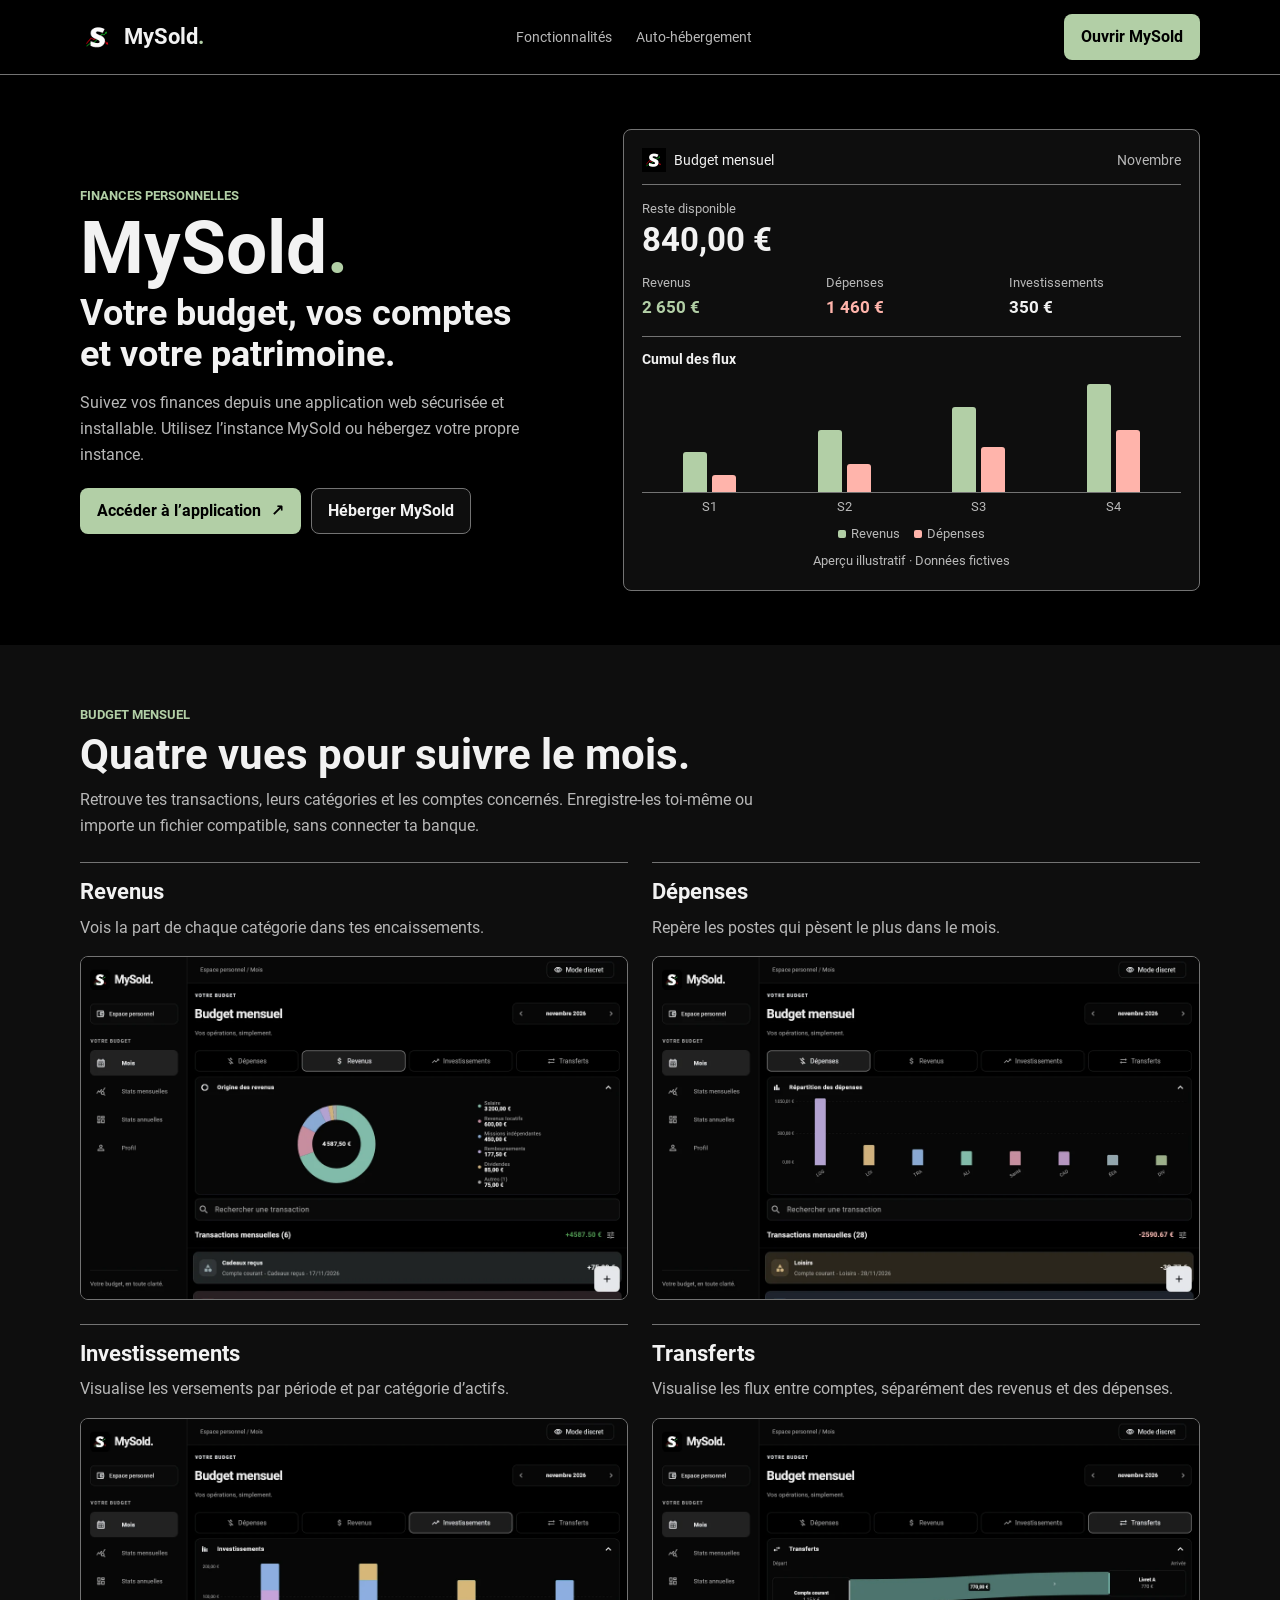
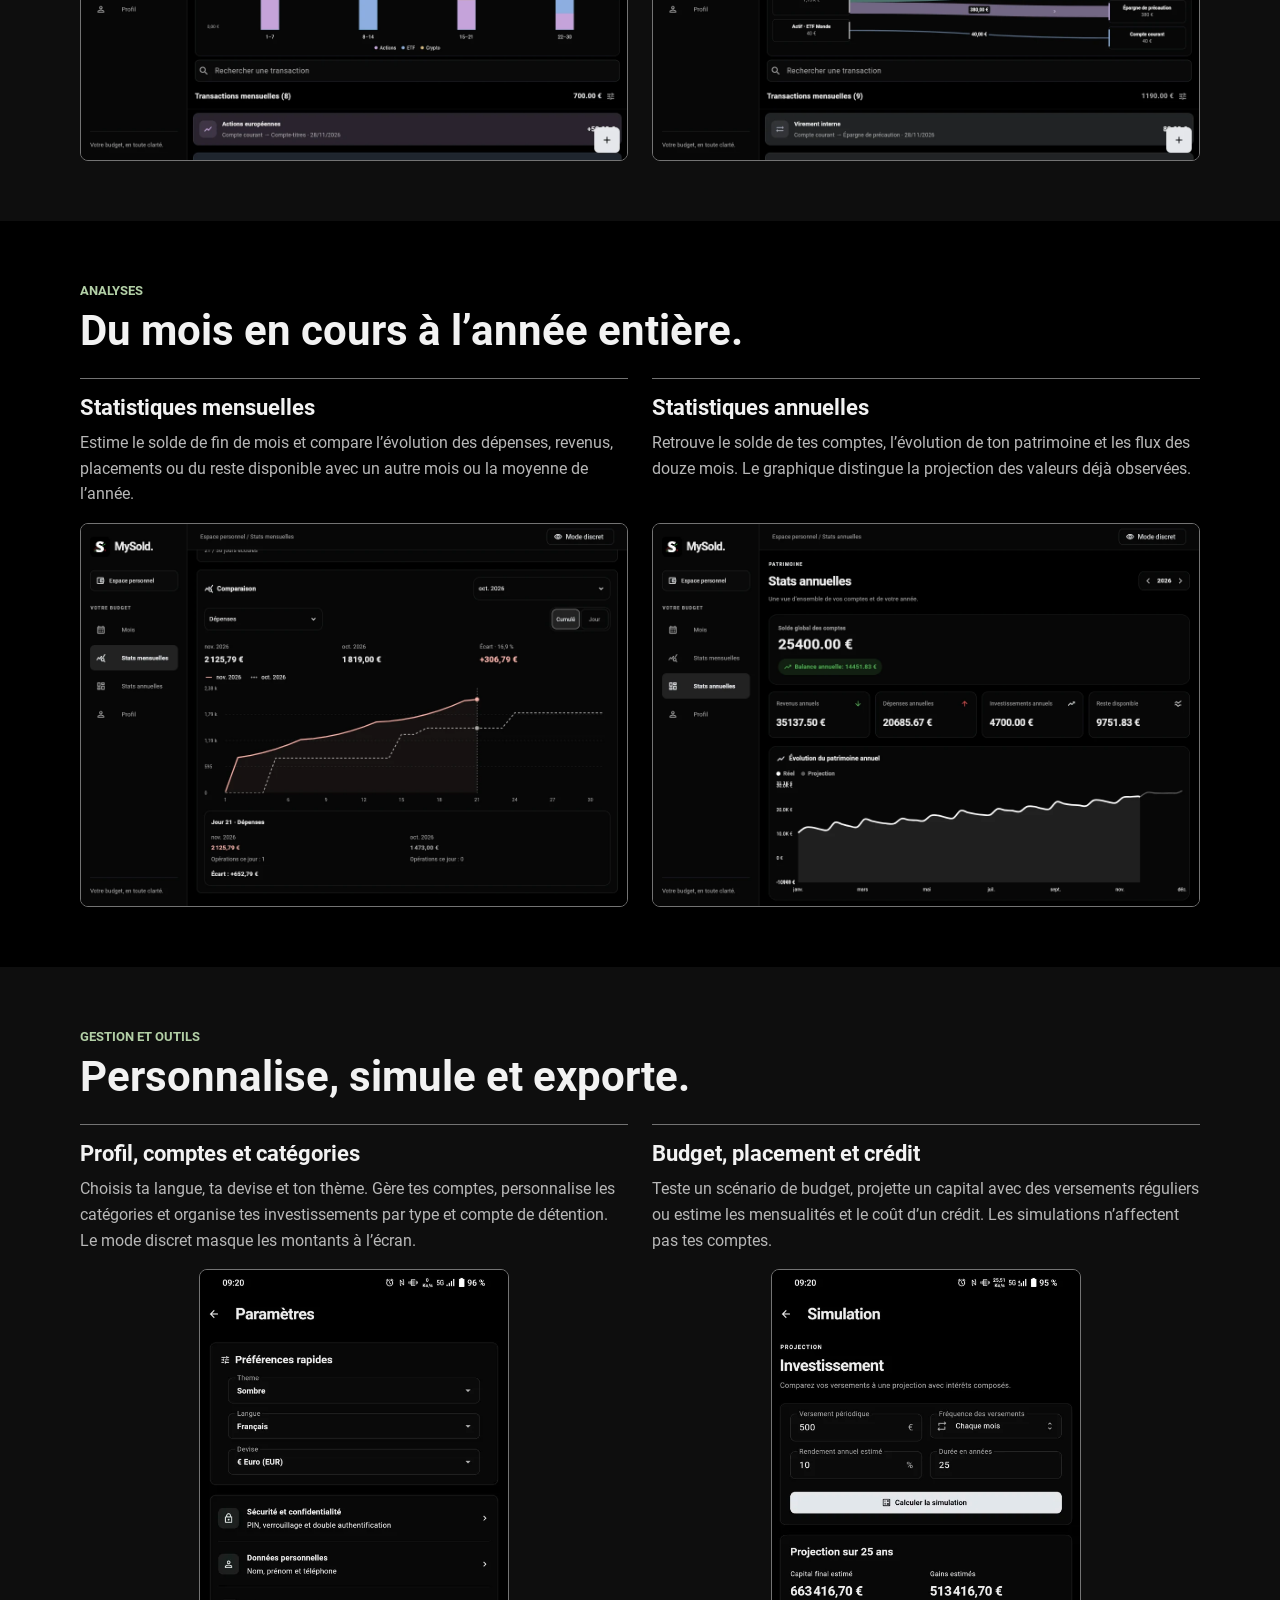
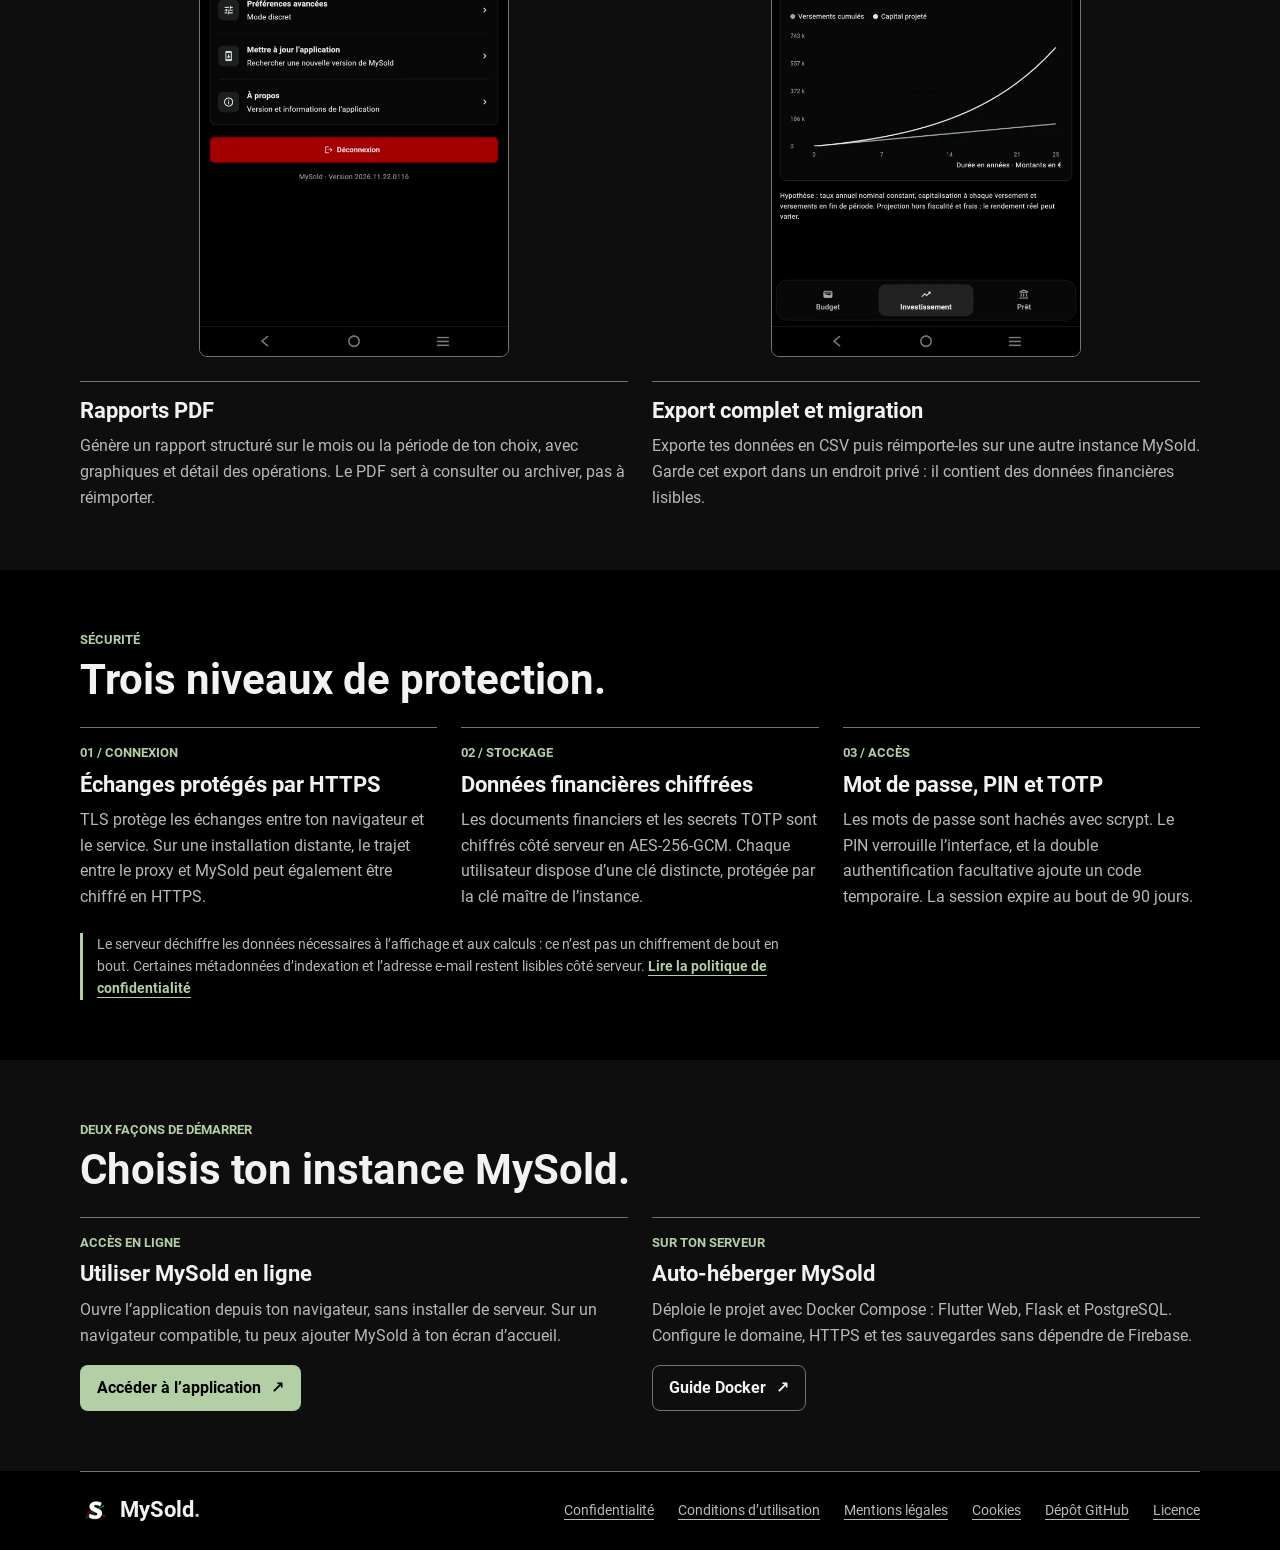
<file: docs/index.html>
<!doctype html>
<html lang="fr">
<head>
  <meta charset="utf-8">
  <meta name="viewport" content="width=device-width, initial-scale=1, viewport-fit=cover">
  <meta name="theme-color" content="#000000">
  <title>MySold : budget et patrimoine auto-hébergés</title>
  <meta name="description" content="Gérez vos comptes, dépenses, revenus et investissements avec MySold. Une application web installable, auto-hébergée, sans connexion bancaire obligatoire.">
  <meta name="robots" content="noindex, follow">
  <link rel="canonical" href="https://mysold.ydoxide.fr/presentation">
  <meta property="og:url" content="https://mysold.ydoxide.fr/presentation">
  <meta property="og:type" content="website">
  <meta property="og:site_name" content="MySold">
  <meta property="og:locale" content="fr_FR">
  <meta property="og:title" content="MySold : budget et patrimoine auto-hébergés">
  <meta property="og:description" content="Gérez vos comptes, dépenses, revenus et investissements avec MySold. Une application web installable, auto-hébergée, sans connexion bancaire obligatoire.">
  <meta property="og:image" content="https://abp-display.github.io/MySold/assets/showcase-share.jpg">
  <meta property="og:image:width" content="1200">
  <meta property="og:image:height" content="630">
  <meta property="og:image:alt" content="Budget mensuel MySold avec des opérations fictives">
  <meta name="twitter:card" content="summary_large_image">
  <meta name="twitter:title" content="MySold : budget et patrimoine auto-hébergés">
  <meta name="twitter:description" content="Gérez vos comptes, dépenses, revenus et investissements avec MySold. Une application web installable, auto-hébergée, sans connexion bancaire obligatoire.">
  <meta name="twitter:image" content="https://abp-display.github.io/MySold/assets/showcase-share.jpg">
  <link rel="icon" type="image/png" href="./assets/icon.png">
  <link rel="stylesheet" href="./assets/showcase.css?v=dcc748758296">
</head>
<body>
  <a class="skip-link" href="#contenu">Aller au contenu</a>
  <header class="masthead"><div class="wrap header-inner">
    <a class="brand" href="./index.html" aria-label="MySold, présentation"><img src="./assets/icon.png" width="36" height="36" alt="">MySold<span aria-hidden="true">.</span></a>
    <nav class="desktop-nav" aria-label="Navigation principale"><a href="#fonctionnalites">Fonctionnalités</a><a href="#auto-hebergement">Auto-hébergement</a></nav>
    <a class="button solid header-access" href="https://mysold.ydoxide.fr/">Ouvrir MySold</a>
    <details class="mobile-nav"><summary aria-label="Navigation"><svg viewBox="0 0 24 24" width="22" height="22" fill="none" stroke="currentColor" stroke-width="1.7" aria-hidden="true"><path d="M4 6h16M4 12h16M4 18h16"/></svg></summary><nav aria-label="Navigation mobile"><a href="#fonctionnalites">Fonctionnalités</a><a href="#auto-hebergement">Auto-hébergement</a></nav></details>
  </div></header>
  <main id="contenu" tabindex="-1">
    <section class="hero wrap" aria-labelledby="titre">
      <div class="hero-copy">
        <p class="eyebrow">Finances personnelles</p>
        <h1 id="titre">MySold<span>.</span></h1>
        <p class="tagline">Votre budget, vos comptes<br>et votre patrimoine.</p>
        <p class="intro-text">Suivez vos finances depuis une application web sécurisée et installable. Utilisez l’instance MySold ou hébergez votre propre instance.</p>
        <div class="actions"><a class="button light" href="https://mysold.ydoxide.fr/">Accéder à l’application <span aria-hidden="true">↗</span></a><a class="button inverted" href="#auto-hebergement">Héberger MySold</a></div>
      </div>
      <figure class="budget-preview">
        <div class="preview-head"><img src="./assets/icon.png" width="24" height="24" alt=""><span>Budget mensuel</span><span>Novembre</span></div>
        <div class="preview-balance"><span>Reste disponible</span><strong>840,00 €</strong></div>
        <dl class="preview-flows">
          <div><dt>Revenus</dt><dd>2 650 €</dd></div>
          <div><dt>Dépenses</dt><dd>1 460 €</dd></div>
          <div><dt>Investissements</dt><dd>350 €</dd></div>
        </dl>
        <div class="preview-chart">
          <p>Cumul des flux</p>
          <div class="preview-plot" role="img" aria-label="Exemple : revenus cumulés et dépenses cumulées progressent au fil des quatre semaines">
            <span class="preview-pair"><i class="h-35"></i><i class="h-15"></i></span>
            <span class="preview-pair"><i class="h-55"></i><i class="h-25"></i></span>
            <span class="preview-pair"><i class="h-75"></i><i class="h-40"></i></span>
            <span class="preview-pair"><i class="h-95"></i><i class="h-55"></i></span>
          </div>
          <div class="preview-weeks" aria-hidden="true"><span>S1</span><span>S2</span><span>S3</span><span>S4</span></div>
          <div class="preview-legend"><span>Revenus</span><span>Dépenses</span></div>
        </div>
        <figcaption>Aperçu illustratif · Données fictives</figcaption>
      </figure>
    </section>

    <section id="fonctionnalites" class="band" aria-labelledby="month-title"><div class="section wrap">
      <header class="section-head"><p class="eyebrow">Budget mensuel</p><h2 id="month-title">Quatre vues pour suivre le mois.</h2><p>Retrouve tes transactions, leurs catégories et les comptes concernés. Enregistre-les toi-même ou importe un fichier compatible, sans connecter ta banque.</p></header>
      <div class="columns gallery">

        <article><h3>Revenus</h3><p>Vois la part de chaque catégorie dans tes encaissements.</p><figure class="screen"><picture>
  <source media="(max-width: 620px)" srcset="./assets/showcase-income-mobile.webp" width="390" height="740">
  <img src="./assets/showcase-income.webp" width="1200" height="750" alt="Diagramme en anneau de l’origine des revenus" loading="lazy">
</picture>
</figure></article>

        <article><h3>Dépenses</h3><p>Repère les postes qui pèsent le plus dans le mois.</p><figure class="screen"><picture>
  <source media="(max-width: 620px)" srcset="./assets/showcase-expenses-mobile.webp" width="390" height="740">
  <img src="./assets/showcase-expenses.webp" width="1200" height="750" alt="Barres verticales des dépenses par catégorie" loading="lazy">
</picture>
</figure></article>

        <article><h3>Investissements</h3><p>Visualise les versements par période et par catégorie d’actifs.</p><figure class="screen"><picture>
  <source media="(max-width: 620px)" srcset="./assets/showcase-investments-mobile.webp" width="390" height="740">
  <img src="./assets/showcase-investments.webp" width="1200" height="750" alt="Barres empilées des placements par période et type d’actif" loading="lazy">
</picture>
</figure></article>

        <article><h3>Transferts</h3><p>Visualise les flux entre comptes, séparément des revenus et des dépenses.</p><figure class="screen"><picture>
  <source media="(max-width: 620px)" srcset="./assets/showcase-transfers-mobile.webp" width="390" height="740">
  <img src="./assets/showcase-transfers.webp" width="1200" height="750" alt="Diagramme de Sankey des transferts entre comptes" loading="lazy">
</picture>
</figure></article>

      </div>
    </div></section>

    <section class="section wrap" aria-labelledby="stats-title">
      <header class="section-head"><p class="eyebrow">Analyses</p><h2 id="stats-title">Du mois en cours à l’année entière.</h2></header>
      <div class="columns gallery">
        <article><h3>Statistiques mensuelles</h3><p>Estime le solde de fin de mois et compare l’évolution des dépenses, revenus, placements ou du reste disponible avec un autre mois ou la moyenne de l’année.</p><figure class="screen"><picture>
  <source media="(max-width: 620px)" srcset="./assets/showcase-monthly-mobile.webp" width="390" height="740">
  <img src="./assets/showcase-monthly.webp" width="1200" height="840" alt="Courbes de comparaison des dépenses de deux mois" loading="lazy">
</picture>
</figure></article>
        <article><h3>Statistiques annuelles</h3><p>Retrouve le solde de tes comptes, l’évolution de ton patrimoine et les flux des douze mois. Le graphique distingue la projection des valeurs déjà observées.</p><figure class="screen"><picture>
  <source media="(max-width: 620px)" srcset="./assets/showcase-year-mobile.webp" width="390" height="740">
  <img src="./assets/showcase-year.webp" width="1200" height="840" alt="Évolution annuelle du patrimoine avec courbe observée et projection" loading="lazy">
</picture>
</figure></article>
      </div>
    </section>

    <section class="band" aria-labelledby="tools-title"><div class="section wrap">
      <header class="section-head"><p class="eyebrow">Gestion et outils</p><h2 id="tools-title">Personnalise, simule et exporte.</h2></header>
      <div class="columns gallery portraits">
        <article><h3>Profil, comptes et catégories</h3><p>Choisis ta langue, ta devise et ton thème. Gère tes comptes, personnalise les catégories et organise tes investissements par type et compte de détention. Le mode discret masque les montants à l’écran.</p><figure class="screen"><img src="./assets/settings_profils.webp" width="575" height="1280" loading="lazy" alt="Paramètres MySold : thème, langue, devise et sécurité"></figure></article>
        <article><h3>Budget, placement et crédit</h3><p>Teste un scénario de budget, projette un capital avec des versements réguliers ou estime les mensualités et le coût d’un crédit. Les simulations n’affectent pas tes comptes.</p><figure class="screen"><img src="./assets/simulation_investissement.webp" width="575" height="1280" loading="lazy" alt="Simulateur de placement MySold avec courbe du capital projeté"></figure></article>
      </div>
      <div class="columns export">
        <article><h3>Rapports PDF</h3><p>Génère un rapport structuré sur le mois ou la période de ton choix, avec graphiques et détail des opérations. Le PDF sert à consulter ou archiver, pas à réimporter.</p></article>
        <article><h3>Export complet et migration</h3><p>Exporte tes données en CSV puis réimporte-les sur une autre instance MySold. Garde cet export dans un endroit privé : il contient des données financières lisibles.</p></article>
      </div>
    </div></section>

    <section id="securite" class="section wrap" aria-labelledby="security-title">
      <header class="section-head"><p class="eyebrow">Sécurité</p><h2 id="security-title">Trois niveaux de protection.</h2></header>
      <div class="columns three">
        <article><p class="label">01 / Connexion</p><h3>Échanges protégés par HTTPS</h3><p>TLS protège les échanges entre ton navigateur et le service. Sur une installation distante, le trajet entre le proxy et MySold peut également être chiffré en HTTPS.</p></article>
        <article><p class="label">02 / Stockage</p><h3>Données financières chiffrées</h3><p>Les documents financiers et les secrets TOTP sont chiffrés côté serveur en AES-256-GCM. Chaque utilisateur dispose d’une clé distincte, protégée par la clé maître de l’instance.</p></article>
        <article><p class="label">03 / Accès</p><h3>Mot de passe, PIN et TOTP</h3><p>Les mots de passe sont hachés avec scrypt. Le PIN verrouille l’interface, et la double authentification facultative ajoute un code temporaire. La session expire au bout de 90 jours.</p></article>
      </div>
      <p class="security-note">Le serveur déchiffre les données nécessaires à l’affichage et aux calculs : ce n’est pas un chiffrement de bout en bout. Certaines métadonnées d’indexation et l’adresse e-mail restent lisibles côté serveur. <a href="https://mysold.ydoxide.fr/confidentialite/">Lire la politique de confidentialité</a></p>
    </section>

    <section id="auto-hebergement" class="band" aria-labelledby="hosting-title"><div class="section wrap">
      <header class="section-head"><p class="eyebrow">Deux façons de démarrer</p><h2 id="hosting-title">Choisis ton instance MySold.</h2></header>
      <div class="columns choices">
        <article><p class="label">Accès en ligne</p><h3>Utiliser MySold en ligne</h3><p>Ouvre l’application depuis ton navigateur, sans installer de serveur. Sur un navigateur compatible, tu peux ajouter MySold à ton écran d’accueil.</p><a class="button solid" href="https://mysold.ydoxide.fr/">Accéder à l’application <span aria-hidden="true">↗</span></a></article>
        <article><p class="label">Sur ton serveur</p><h3>Auto-héberger MySold</h3><p>Déploie le projet avec Docker Compose : Flutter Web, Flask et PostgreSQL. Configure le domaine, HTTPS et tes sauvegardes sans dépendre de Firebase.</p><a class="button outline" href="https://github.com/ABP-Display/MySold/blob/main/docs/INSTALLATION.md">Guide Docker <span aria-hidden="true">↗</span></a></article>
      </div>
    </div></section>
  </main>
  <footer class="wrap footer">
    <a class="brand" href="./index.html"><img src="./assets/icon.png" width="32" height="32" alt="">MySold<span aria-hidden="true">.</span></a>
    <nav aria-label="Informations légales"><a href="https://mysold.ydoxide.fr/confidentialite/">Confidentialité</a><a href="https://mysold.ydoxide.fr/conditions/">Conditions d’utilisation</a><a href="https://mysold.ydoxide.fr/mentions-legales/">Mentions légales</a><a href="https://mysold.ydoxide.fr/cookies/">Cookies</a><a href="https://github.com/ABP-Display/MySold">Dépôt GitHub</a><a href="https://github.com/ABP-Display/MySold/blob/main/LICENSE">Licence</a></nav>
  </footer>
</body>
</html>
</file>
<file: docs/assets/showcase.css>
@font-face {
  font-family: Roboto;
  src: url("./Roboto-Regular.ttf") format("truetype");
  font-weight: 400;
  font-display: swap;
}
@font-face {
  font-family: Roboto;
  src: url("./Roboto-Bold.ttf") format("truetype");
  font-weight: 700;
  font-display: swap;
}
:root {
  color-scheme: dark;
  --paper: #000;
  --band: #0e0e0e;
  --ink: #f2f2f2;
  --muted: #b8b8b8;
  --line: #737373;
  --accent: #b2cfa6;
  --positive: #b2cfa6;
  --expense: #ffb4ab;
  font: 100%/1.6 Roboto, system-ui, -apple-system, BlinkMacSystemFont, "Segoe UI", sans-serif;
  font-variant-numeric: tabular-nums;
}
*, *::before, *::after { box-sizing: border-box; }
body { margin: 0; background: var(--paper); color: var(--ink); }
body { padding-inline: env(safe-area-inset-left, 0px) env(safe-area-inset-right, 0px); }
figure, p, h1, h2, h3 { margin: 0; }
img { display: block; max-width: 100%; height: auto; }
a { color: inherit; text-underline-offset: 4px; }
a:focus-visible, summary:focus-visible, main:focus-visible { outline: 2px solid var(--accent); outline-offset: 4px; }
.wrap { width: min(1120px, calc(100% - 56px)); margin-inline: auto; }
.skip-link { position:absolute; top:8px; left:12px; z-index:3; transform:translateY(-200%); color:var(--paper); background:var(--ink); padding:10px 14px; }
.skip-link:focus { transform:none; }
.masthead { background: var(--paper); border-bottom: 1px solid var(--line); padding-top: env(safe-area-inset-top, 0px); }
.header-inner, .footer { display:flex; align-items:center; justify-content:space-between; gap:16px; }
.header-inner { min-height: 74px; }
.brand { display:inline-flex; flex:none; align-items:center; gap:8px; font-size:22px; font-weight:800; line-height:1.2; text-decoration:none; }
.brand img { border-radius:8px; }
.brand span { margin-left:-8px; color:var(--accent); }
.desktop-nav, .footer nav, .actions { display:flex; flex-wrap:wrap; align-items:center; gap:12px 24px; }
.desktop-nav, .footer nav { font-size:14px; color:var(--muted); }
.desktop-nav a { text-decoration:none; }
.mobile-nav { display:none; position:relative; }
.mobile-nav summary { display:grid; place-items:center; width:44px; height:44px; border:1px solid var(--line); border-radius:8px; list-style:none; cursor:pointer; }
.mobile-nav summary::-webkit-details-marker { display:none; }
.mobile-nav nav { position:absolute; z-index:2; right:0; top:calc(100% + 8px); min-width:205px; background:var(--band); border:1px solid var(--line); border-radius:8px; padding:6px; }
.mobile-nav a { display:block; padding:9px 12px; }
.button { display:inline-flex; text-align:center; justify-content:center; align-items:center; gap:10px; min-height:46px; padding:9px 16px; border:1px solid transparent; border-radius:8px; font-weight:700; line-height:1.35; text-decoration:none; touch-action:manipulation; }
.solid { background:var(--accent); color:var(--paper); }
.outline, .inverted { border-color:var(--line); background:var(--band); color:var(--ink); }
.light { background:var(--accent); color:var(--paper); }
.button:active { filter:brightness(.86); }
@media (hover:hover) { .button:hover { filter:brightness(.93); } .desktop-nav a:hover { text-decoration:underline; } }
.hero { display:grid; grid-template-columns:minmax(0,1fr) minmax(0,1.16fr); align-items:center; gap:46px; padding-block:54px; }
.hero-copy { min-width:0; }
.eyebrow, .label { font-size:13px; font-weight:700; color:var(--accent); text-transform:uppercase; }
.hero .eyebrow { color:var(--positive); }
.hero h1 { margin-top:4px; font-size:73px; font-weight:800; line-height:1.02; }
.hero h1 span { color:var(--accent); }
.tagline, h2 { font-weight:700; }
.tagline { font-size:36px; line-height:1.14; margin-top:8px; }
.intro-text { max-width:50ch; margin-top:15px; color:var(--muted); }
.hero .actions { margin-top:21px; gap:10px; }
.screen img { width:100%; border:1px solid var(--line); border-radius:8px; background:#000; }
.budget-preview { min-width:0; padding:18px; border:1px solid var(--line); border-radius:8px; background:var(--band); }
.preview-head { display:flex; align-items:center; gap:8px; padding-bottom:12px; border-bottom:1px solid var(--line); font-size:14px; }
.preview-head span:last-child { margin-left:auto; color:var(--muted); }
.preview-balance { display:grid; padding-block:14px; }
.preview-balance span, .preview-flows dt, .preview-weeks, .preview-legend { color:var(--muted); font-size:13px; }
.preview-balance strong { font-size:33px; line-height:1.2; }
.preview-flows { display:grid; grid-template-columns:repeat(3,minmax(0,1fr)); gap:12px; margin:0 0 15px; }
.preview-flows dt { overflow-wrap:anywhere; }
.preview-flows dd { margin:0; font-size:17px; font-weight:700; }
.preview-flows div:nth-child(1) dd { color:var(--positive); }
.preview-flows div:nth-child(2) dd { color:var(--expense); }
.preview-chart { padding-top:11px; border-top:1px solid var(--line); }
.preview-chart p { font-size:14px; font-weight:700; }
.preview-plot, .preview-weeks { display:grid; grid-template-columns:repeat(4,minmax(0,1fr)); }
.preview-plot { height:114px; margin-top:8px; border-bottom:1px solid var(--line); }
.preview-pair { display:flex; align-items:end; justify-content:center; gap:5px; }
.preview-pair i { width:min(28%,24px); background:var(--positive); border-radius:3px 3px 0 0; }
.preview-pair i:last-child { background:var(--expense); }
.h-15 { height:15%; } .h-25 { height:25%; } .h-35 { height:35%; } .h-40 { height:40%; }
.h-55 { height:55%; } .h-75 { height:75%; } .h-95 { height:95%; }
.preview-weeks { text-align:center; padding-top:4px; }
.preview-legend { display:flex; justify-content:center; flex-wrap:wrap; gap:14px; margin-top:6px; }
.preview-legend span::before { content:""; display:inline-block; width:8px; height:8px; margin-right:5px; border-radius:2px; background:var(--positive); }
.preview-legend span:last-child::before { background:var(--expense); }
figcaption { margin-top:7px; font-size:13px; color:var(--muted); text-align:center; }
.phone-preview .gallery .screen { max-width:350px; margin-inline:auto; }
.section { padding-block:60px; }
.band { background:var(--band); }
.section-head { max-width:700px; margin-bottom:24px; }
h2 { font-size:42px; line-height:1.12; margin-top:5px; }
h3 { font-size:22px; line-height:1.25; }
.section-head > p:not(.eyebrow), article > p:not(.label) { color:var(--muted); margin-top:9px; }
.columns { display:grid; grid-template-columns:repeat(2,minmax(0,1fr)); gap:24px; }
.columns article { border-top:1px solid var(--line); padding-top:15px; display:flex; flex-direction:column; align-items:flex-start; }
.three { grid-template-columns:repeat(3,minmax(0,1fr)); }
.label { margin-bottom:7px; }
.security-note { max-width:90ch; margin-top:23px; padding-left:14px; border-left:3px solid var(--accent); color:var(--muted); font-size:14px; }
.security-note a { color:var(--accent); font-weight:700; }
.screen { width:100%; padding-top:16px; margin-top:auto; }
.portraits .screen { max-width:310px; margin-inline:auto; }
.export { margin-top:24px; }
.choices .button { margin-top:17px; }
.footer { border-top:1px solid var(--line); padding-block:22px calc(24px + env(safe-area-inset-bottom, 0px)); }
.footer nav { justify-content:flex-end; }
@media (max-width: 760px) {
  .desktop-nav { display:none; }
  .header-access { margin-left:auto; }
  .mobile-nav { display:block; }
  .three { grid-template-columns:1fr; gap:14px; }
  .hero { gap:28px; padding-block:35px; }
  .hero h1 { font-size:60px; }
  .section { padding-block:42px; }
  h2 { font-size:35px; }
}
@media (max-width: 620px) {
  .wrap { width:calc(100% - 32px); }
  .header-inner { min-height:65px; gap:8px; }
  .brand { font-size:19px; }
  .brand img { width:30px; height:30px; }
  .header-access { min-height:44px; padding-inline:8px; font-size:13px; }
  .hero { grid-template-columns:minmax(0,1fr); padding-block:25px; }
  .hero h1 { font-size:56px; }
  .tagline { font-size:28px; }
  .intro-text { font-size:15px; }
  .budget-preview { padding:12px; }
  .preview-flows { gap:6px; }
  .preview-flows dd { font-size:15px; }
  .screen { max-width:390px; margin-inline:auto; }
  .columns { grid-template-columns:minmax(0,1fr); }
  .footer { flex-direction:column; align-items:flex-start; }
  .footer nav { justify-content:flex-start; }
}
</file>
